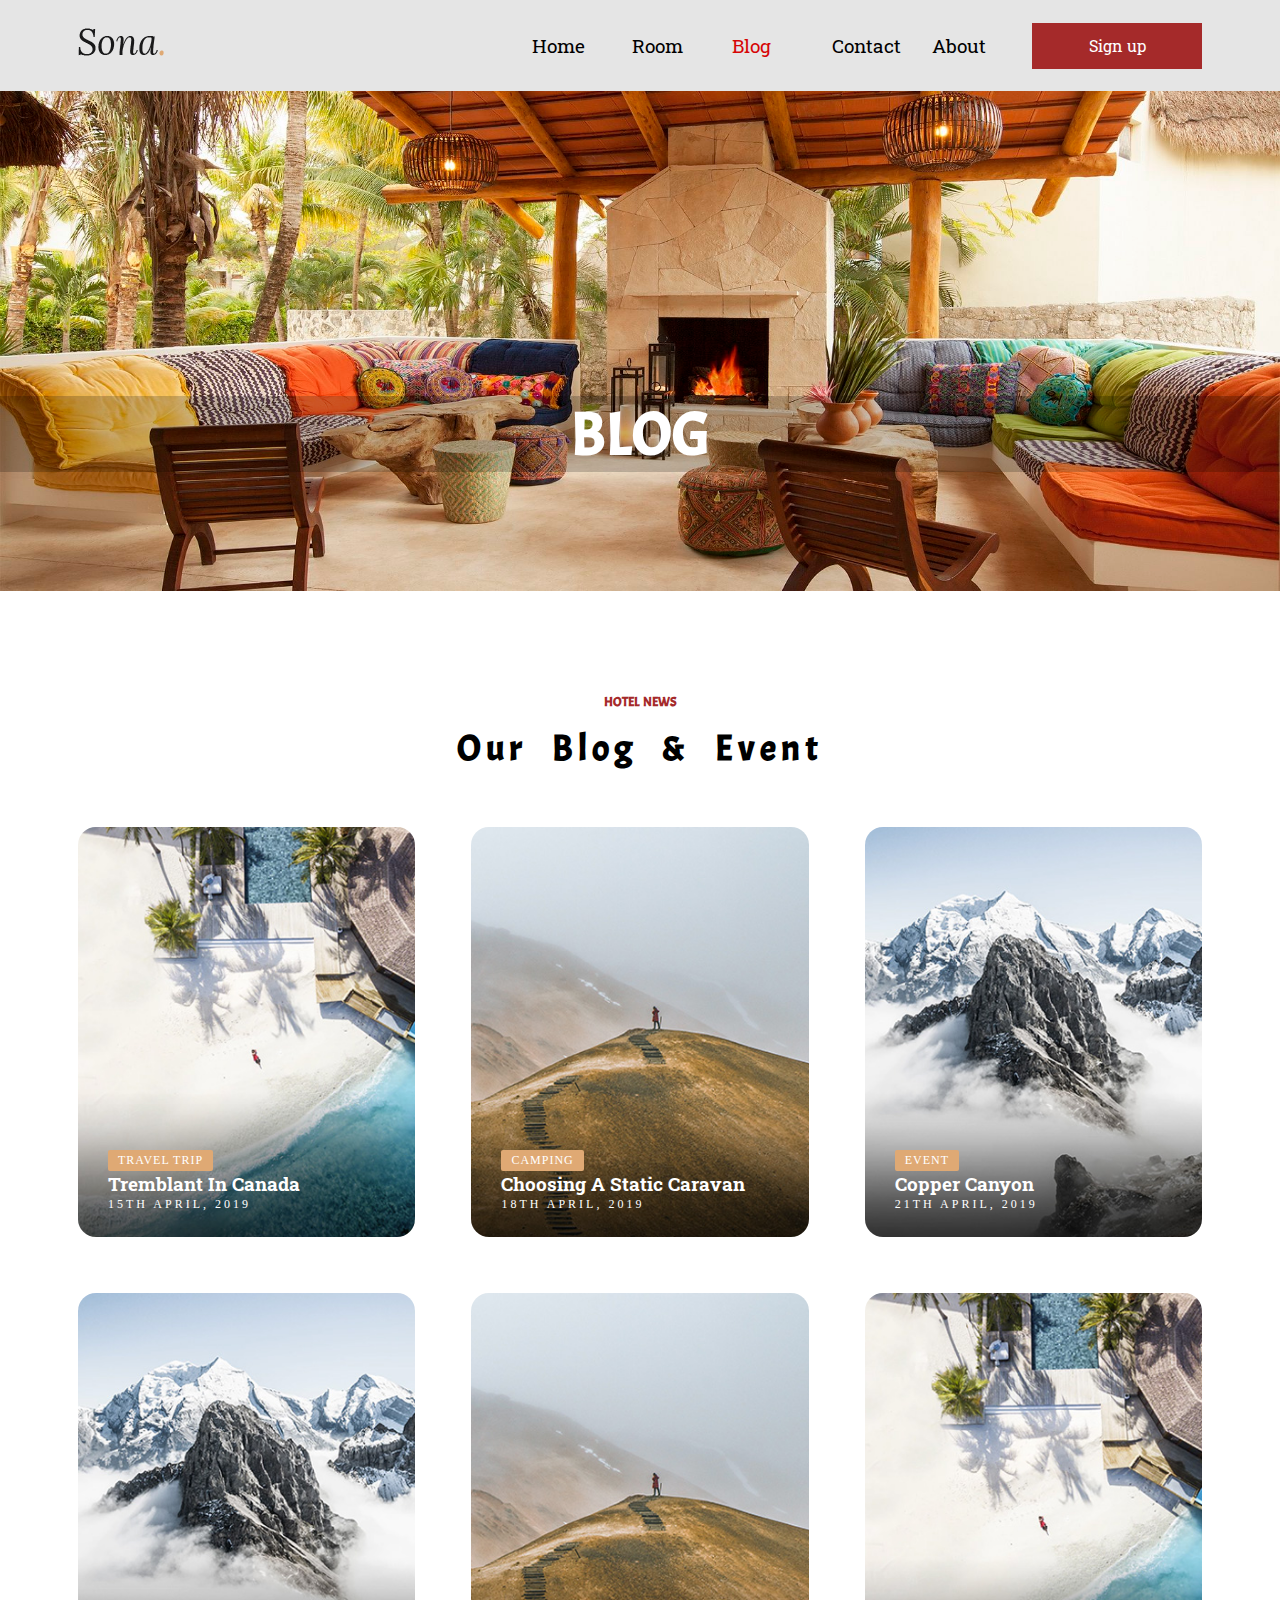
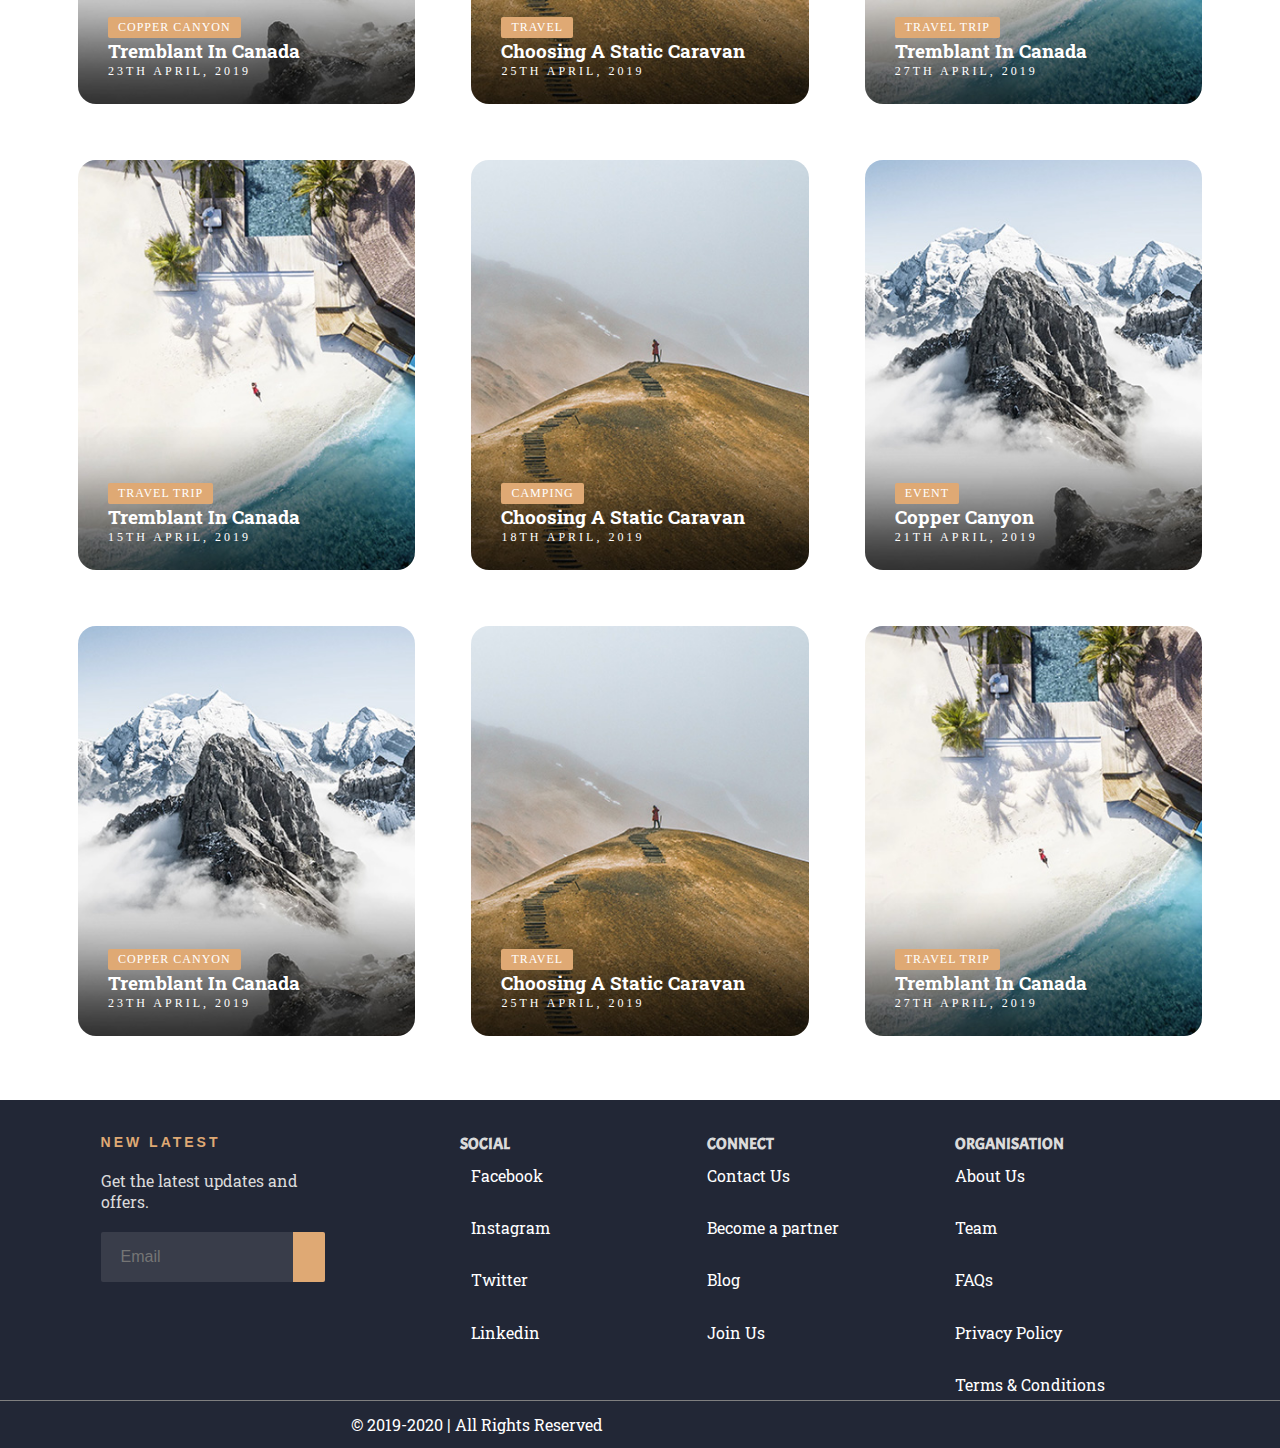
<file: blog.html>
<!DOCTYPE html>
<html>
<head>
	<title>Hotel-blog page</title>
	<link rel="stylesheet" href="css/style.css">
	<link href="https://fonts.googleapis.com/css?family=Acme|Roboto+Slab&display=swap" rel="stylesheet">
</head>
<body>

<div class="wrapper">
   <div class="header">
      <div class="logo">
	   <img src="images/logo.png">
	    </div>
		<ul id="navlist">
		  	<li ><button class="btn bnt">Sign up</button></li>
				<li><a href="about.html">About</a></li>
				<li ><a href="contact.html">Contact</a></li>
				<li ><a href="blog.html" class="active">Blog</a></li>
				<li ><a href="room.html">Room</a></li>
				<li ><a href="index.html">Home</a></li>
		  
		 </ul>
	</div>
</div>




<div class="banner">
 <img src="images/bg2.jpg">
 <div class="banner-text">
 <h1 class="banner-h1"> BLOG </h1>
 </div>
</div> 


<div class="wrapper6">
  <div class="wrapper6-main">
         <h5 class="heading-serv">HOTEL NEWS</h5>
      	 <h1 class="heading-serv2">Our Blog & Event</h1>
		      <div class="our-blog">
			     <img src="images/blog-1.jpg">
				 <div class="overlay2">
				     <span class="b-tag">Travel Trip</span>
                            <h3 class="c-tag"><a href="#">Tremblant In Canada</a></h3>
                            <div class="b-time"><i class="icon_clock_alt"></i> 15th April, 2019</div>
                  </div>
			  </div>  


		      <div class="our-blog marg4">
			     <img src="images/blog-2.jpg">
				 <div class="overlay2">
				     <span class="b-tag">CAMPING</span>
                            <h3><a href="#">Choosing A Static Caravan</a></h3>
                            <div class="b-time"><i class="icon_clock_alt"></i> 18th April, 2019</div>
                  </div>
			  </div>  

		      <div class="our-blog">
			     <img src="images/blog-3.jpg">
				 <div class="overlay2">
				     <span class="b-tag">EVENT</span>
                            <h3><a href="#">Copper Canyon</a></h3>
                            <div class="b-time"><i class="icon_clock_alt"></i> 21th April, 2019</div>
                  </div>
			  </div>  

		      <div class="our-blog">
			   <img src="images/blog-3.jpg">
				 <div class="overlay2">
				     <span class="b-tag">Copper Canyon</span>
                            <h3><a href="#">Tremblant In Canada</a></h3>
                            <div class="b-time"><i class="icon_clock_alt"></i> 23th April, 2019</div>
                  </div>
			  </div>  


		      <div class="our-blog marg4">
			     <img src="images/blog-2.jpg">
				 <div class="overlay2">
				     <span class="b-tag">Travel</span>
                            <h3><a href="#">Choosing A Static Caravan</a></h3>
                            <div class="b-time"><i class="icon_clock_alt"></i> 25th April, 2019</div>
                  </div>
			  </div>  


		      <div class="our-blog">
			     <img src="images/blog-1.jpg">
				 <div class="overlay2">
				     <span class="b-tag">Travel Trip</span>
                            <h3><a href="#">Tremblant In Canada</a></h3>
                            <div class="b-time"><i class="icon_clock_alt"></i> 27th April, 2019</div>
                  </div>
			  </div>  
			  
  <div class="our-blog">
			     <img src="images/blog-1.jpg">
				 <div class="overlay2">
				     <span class="b-tag">Travel Trip</span>
                            <h3 class="c-tag"><a href="#">Tremblant In Canada</a></h3>
                            <div class="b-time"><i class="icon_clock_alt"></i> 15th April, 2019</div>
                  </div>
			  </div>  


		      <div class="our-blog marg4">
			     <img src="images/blog-2.jpg">
				 <div class="overlay2">
				     <span class="b-tag">CAMPING</span>
                            <h3><a href="#">Choosing A Static Caravan</a></h3>
                            <div class="b-time"><i class="icon_clock_alt"></i> 18th April, 2019</div>
                  </div>
			  </div>  

		      <div class="our-blog">
			     <img src="images/blog-3.jpg">
				 <div class="overlay2">
				     <span class="b-tag">EVENT</span>
                            <h3><a href="#">Copper Canyon</a></h3>
                            <div class="b-time"><i class="icon_clock_alt"></i> 21th April, 2019</div>
                  </div>
			  </div>  

		      <div class="our-blog">
			   <img src="images/blog-3.jpg">
				 <div class="overlay2">
				     <span class="b-tag">Copper Canyon</span>
                            <h3><a href="#">Tremblant In Canada</a></h3>
                            <div class="b-time"><i class="icon_clock_alt"></i> 23th April, 2019</div>
                  </div>
			  </div>  


		      <div class="our-blog marg4">
			     <img src="images/blog-2.jpg">
				 <div class="overlay2">
				     <span class="b-tag">Travel</span>
                            <h3><a href="#">Choosing A Static Caravan</a></h3>
                            <div class="b-time"><i class="icon_clock_alt"></i> 25th April, 2019</div>
                  </div>
			  </div>  


		      <div class="our-blog">
			     <img src="images/blog-1.jpg">
				 <div class="overlay2">
				     <span class="b-tag">Travel Trip</span>
                            <h3><a href="#">Tremblant In Canada</a></h3>
                            <div class="b-time"><i class="icon_clock_alt"></i> 27th April, 2019</div>
                  </div>
			  </div>  	

		     	  
     </div>
	
</div>	 




	<!--------------------footer-------------->
<footer>
	<div class="footer-min">
		<div class="footer-one footer-pad">
			<h4 class="footer-h">ORGANISATION</h4>
			<p class="footer-p"><a href="#" class="link">About Us</a></p>
			<p class="footer-p"><a href="#" class="link">Team</a></p>
			<p class="footer-p"><a href="#" class="link">FAQs</a></p>
			<p class="footer-p"><a href="#" class="link">Privacy Policy</a></p>
			<p class="footer-p"><a href="#" class="link">Terms & Conditions</a></p>
		</div>

		<div class="footer-one footer-pad">
			<h4 class="footer-h">CONNECT</h4>
			<p class="footer-p"><a href="#" class="link">Contact Us</a></p>
			<p class="footer-p"><a href="#" class="link">Become a partner</a></p>
			<p class="footer-p"><a href="#" class="link">Blog</a></p>
			<p class="footer-p"><a href="#" class="link">Join Us</a></p>
		</div>

		<div class="footer-one footer-pad">
			<h4 class="footer-h">SOCIAL</h4>
			<p class="footer-p"><a href="https://www.facebook.com/" target="_blank" class="link"><i class="fab fa-facebook fa-2x fa-pad"></i>Facebook</a></p>
			<p class="footer-p"><a href="https://www.instagram.com/" target="_blank" class="link"><i class="fab fa-instagram fa-2x fa-pad"></i>Instagram</a></p>
			<p class="footer-p"><a href="https://twitter.com/" target="_blank" class="link"><i class="fab fa-twitter-square fa-2x fa-pad"></i>Twitter</a></p>
			<p class="footer-p"><a href="https://in.linkedin.com/" target="_blank" class="link"><i class="fab fa-linkedin fa-2x fa-pad"></i>Linkedin</a></p>
		</div>


		
		 <div class="footer-one footer-pad footer-hr">
              <h6>New latest</h6>
               <p>Get the latest updates and offers.</p>
                 <form action="#" class="fn-form">
                   <input type="text" placeholder="Email">
                     <button class="bnt" input type="submit"><i class="fa fa-send"></i></button>
                       </form>
          </div>
		
   </div>	

	<div class="copyright">
		<p>&copy; 2019-2020 | All Rights Reserved</p>
	</div>
</footer>





</body>
</html>
</file>
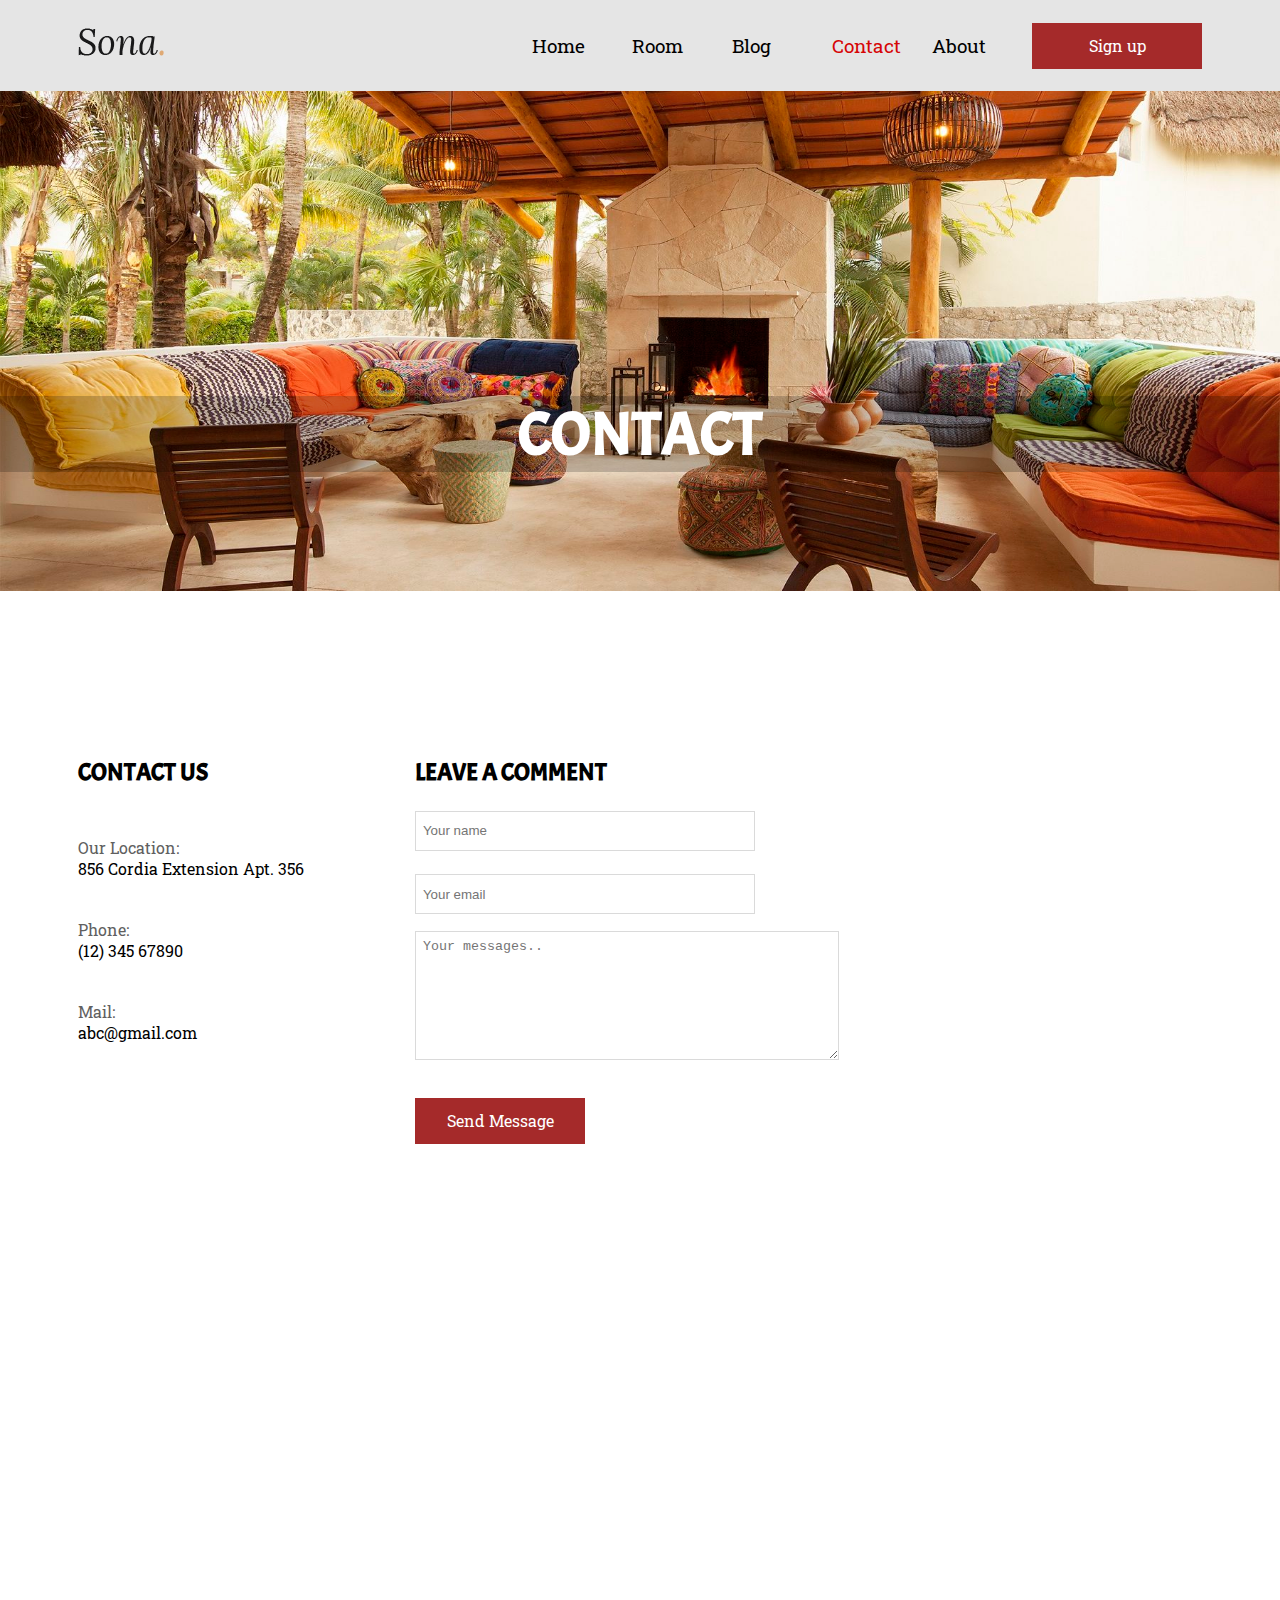
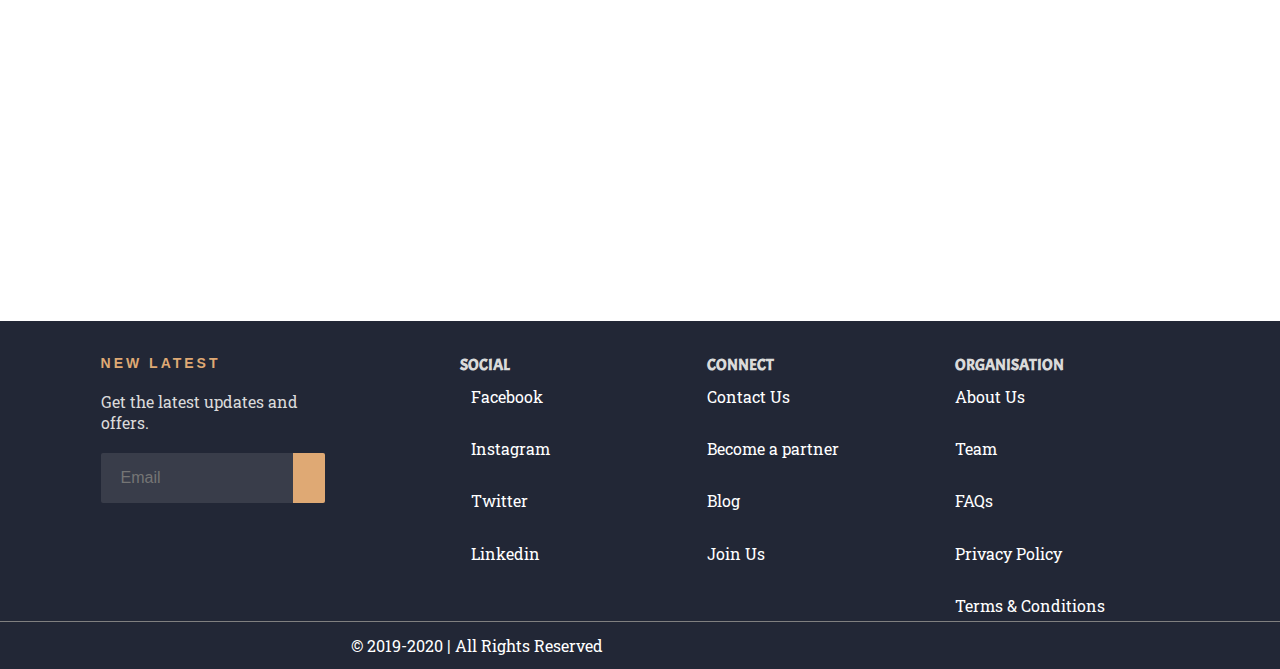
<file: contact.html>
<!DOCTYPE html>
<html>
<head>
	<title>Hotel+contact page</title>
	<link rel="stylesheet" href="css/style.css">
	<link href="https://fonts.googleapis.com/css?family=Acme|Roboto+Slab&display=swap" rel="stylesheet">
</head>
<body>

<div class="wrapper">
   <div class="header">
      <div class="logo">
	   <img src="images/logo.png">
	    </div>
		<ul id="navlist">
		  	<li ><button class="btn bnt">Sign up</button></li>
				<li ><a href="about.html">About</a></li>
				<li ><a href="contact.html" class="active">Contact</a></li>
				<li ><a href="blog.html">Blog</a></li>
				<li ><a href="room.html">Room</a></li>
				<li ><a href="index.html">Home</a></li>
		  
		 </ul>
	</div>
</div>




<div class="banner">
 <img src="images/bg2.jpg">
 <div class="banner-text">
 <h1 class="banner-h1"> CONTACT </h1>
 </div>
</div> 



<div class="wrapper-contact">
	<div class="wrapper-contact-min">
		<div class="contact-us">
			<h2 class="contact-h">CONTACT US</h2>

			<div class="contact-info">
				<p class="our color-p">Our Location:<br><span class="sp">	856 Cordia Extension Apt. 356</span></p>
				<p class="our color-p">Phone:<br><span class="sp">(12) 345 67890</span></p>
				<p class="color-p">Mail:<br><span class="sp">abc@gmail.com</span></p>
			</div>
		</div>
		<div class="contact-form">
			<h2>LEAVE A COMMENT</h2>
			<form>
				<input type="text" placeholder="Your name" class="size comment">

				<input type="email" placeholder="Your email" class="size">
			</form>

			<textarea rows="8" cols="50" placeholder="Your messages.."></textarea>

			<button class="btn2">Send Message</button>	
	</div>
</div>
		
				   
<iframe src="https://www.google.com/maps/embed?pb=!1m18!1m12!1m3!1d28047.839989885437!2d77.29858838440103!3d28.510249487557562!2m3!1f0!2f0!3f0!3m2!1i1024!2i768!4f13.1!3m3!1m2!1s0x390ce65f77cae949%3A0x7c768dbb3f78e57!2sBadarpur%2C%20New%20Delhi%2C%20Delhi!5e0!3m2!1sen!2sin!4v1587296181366!5m2!1sen!2sin" width="100%" height="600" frameborder="0" style="border:0; margin-bottom:5%;  " allowfullscreen="" aria-hidden="false" tabindex="0"></iframe>				   
				   
				   
				   
				   
				   
		
	<!--------------------footer-------------->
<footer>
	<div class="footer-min">
		<div class="footer-one footer-pad">
			<h4 class="footer-h">ORGANISATION</h4>
			<p class="footer-p"><a href="#" class="link">About Us</a></p>
			<p class="footer-p"><a href="#" class="link">Team</a></p>
			<p class="footer-p"><a href="#" class="link">FAQs</a></p>
			<p class="footer-p"><a href="#" class="link">Privacy Policy</a></p>
			<p class="footer-p"><a href="#" class="link">Terms & Conditions</a></p>
		</div>

		<div class="footer-one footer-pad">
			<h4 class="footer-h">CONNECT</h4>
			<p class="footer-p"><a href="#" class="link">Contact Us</a></p>
			<p class="footer-p"><a href="#" class="link">Become a partner</a></p>
			<p class="footer-p"><a href="#" class="link">Blog</a></p>
			<p class="footer-p"><a href="#" class="link">Join Us</a></p>
		</div>

		<div class="footer-one footer-pad">
			<h4 class="footer-h">SOCIAL</h4>
			<p class="footer-p"><a href="https://www.facebook.com/" target="_blank" class="link"><i class="fab fa-facebook fa-2x fa-pad"></i>Facebook</a></p>
			<p class="footer-p"><a href="https://www.instagram.com/" target="_blank" class="link"><i class="fab fa-instagram fa-2x fa-pad"></i>Instagram</a></p>
			<p class="footer-p"><a href="https://twitter.com/" target="_blank" class="link"><i class="fab fa-twitter-square fa-2x fa-pad"></i>Twitter</a></p>
			<p class="footer-p"><a href="https://in.linkedin.com/" target="_blank" class="link"><i class="fab fa-linkedin fa-2x fa-pad"></i>Linkedin</a></p>
		</div>


		
		 <div class="footer-one footer-pad footer-hr">
              <h6>New latest</h6>
               <p>Get the latest updates and offers.</p>
                 <form action="#" class="fn-form">
                   <input type="text" placeholder="Email">
                     <button class="bnt" input type="submit"><i class="fa fa-send"></i></button>
                       </form>
          </div>
		
   </div>	

	<div class="copyright">
		<p>&copy; 2019-2020 | All Rights Reserved</p>
	</div>
</footer>








</body>
</html>
</file>
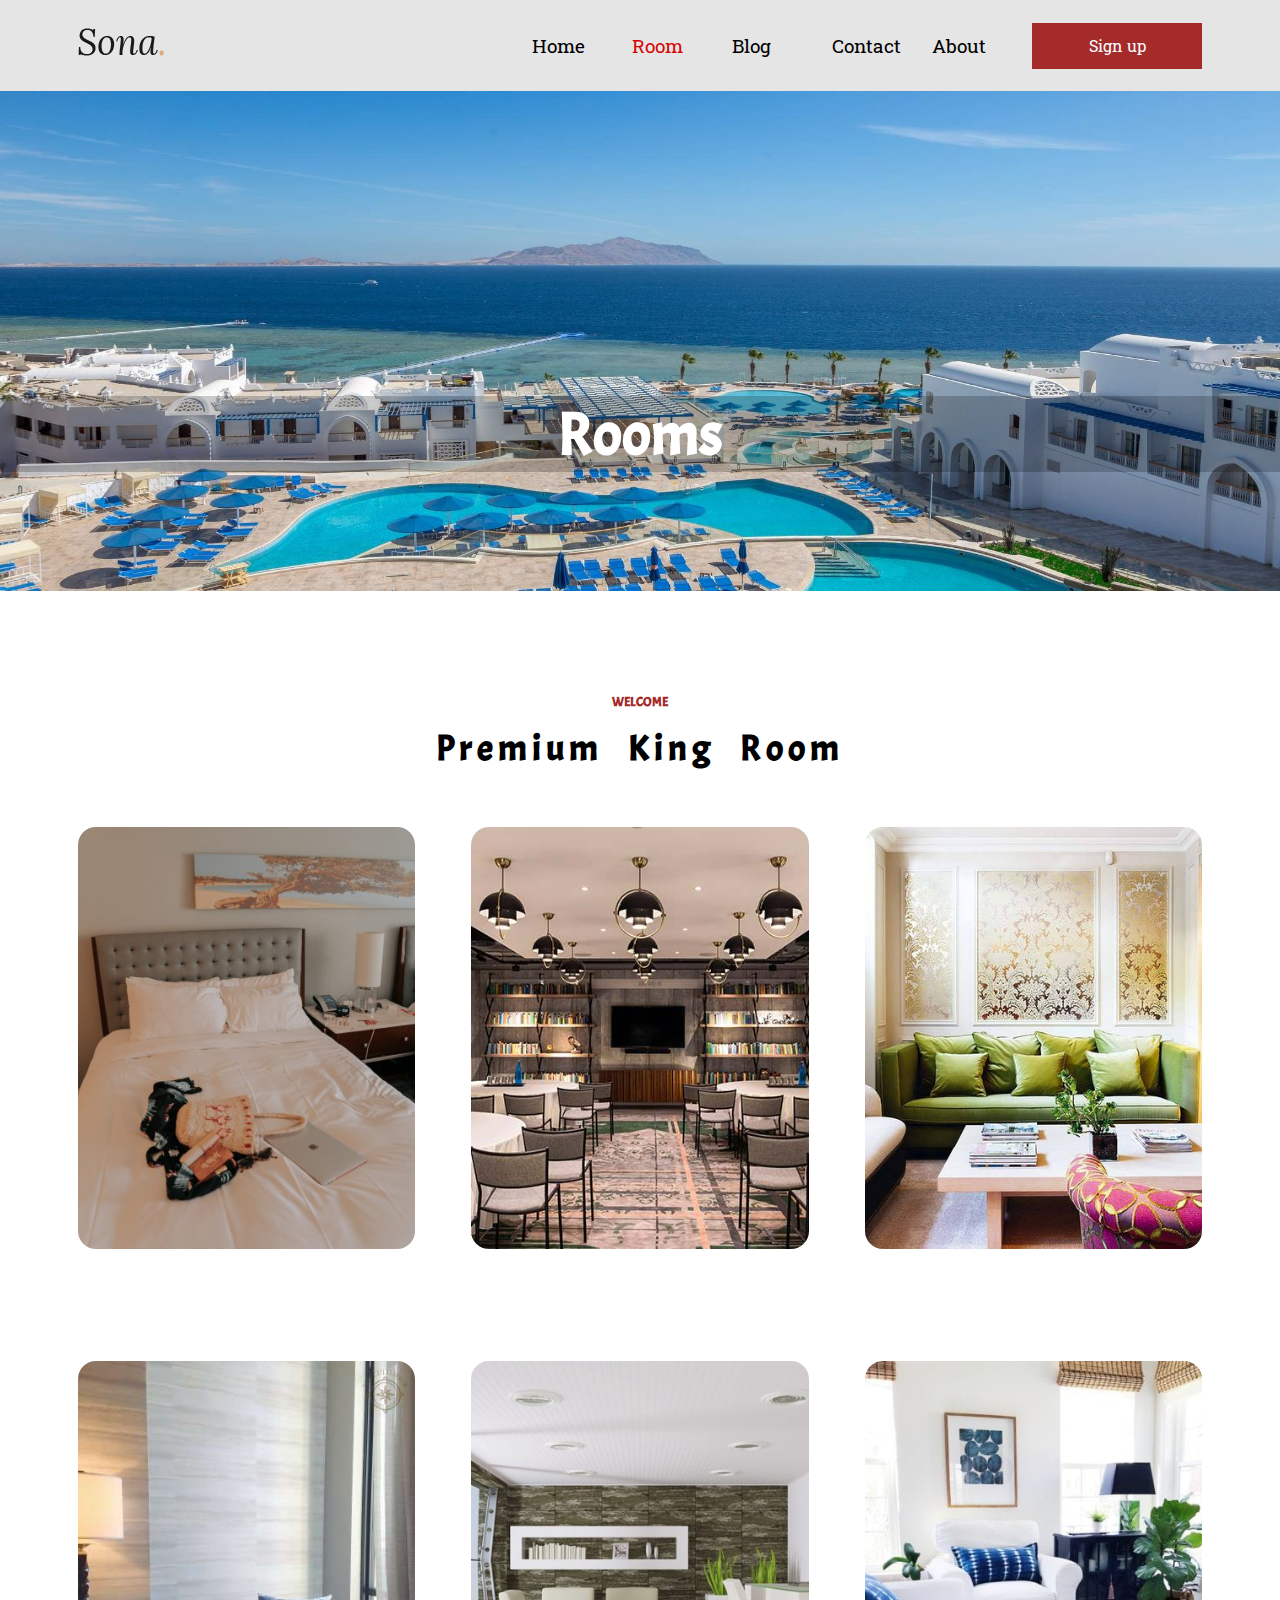
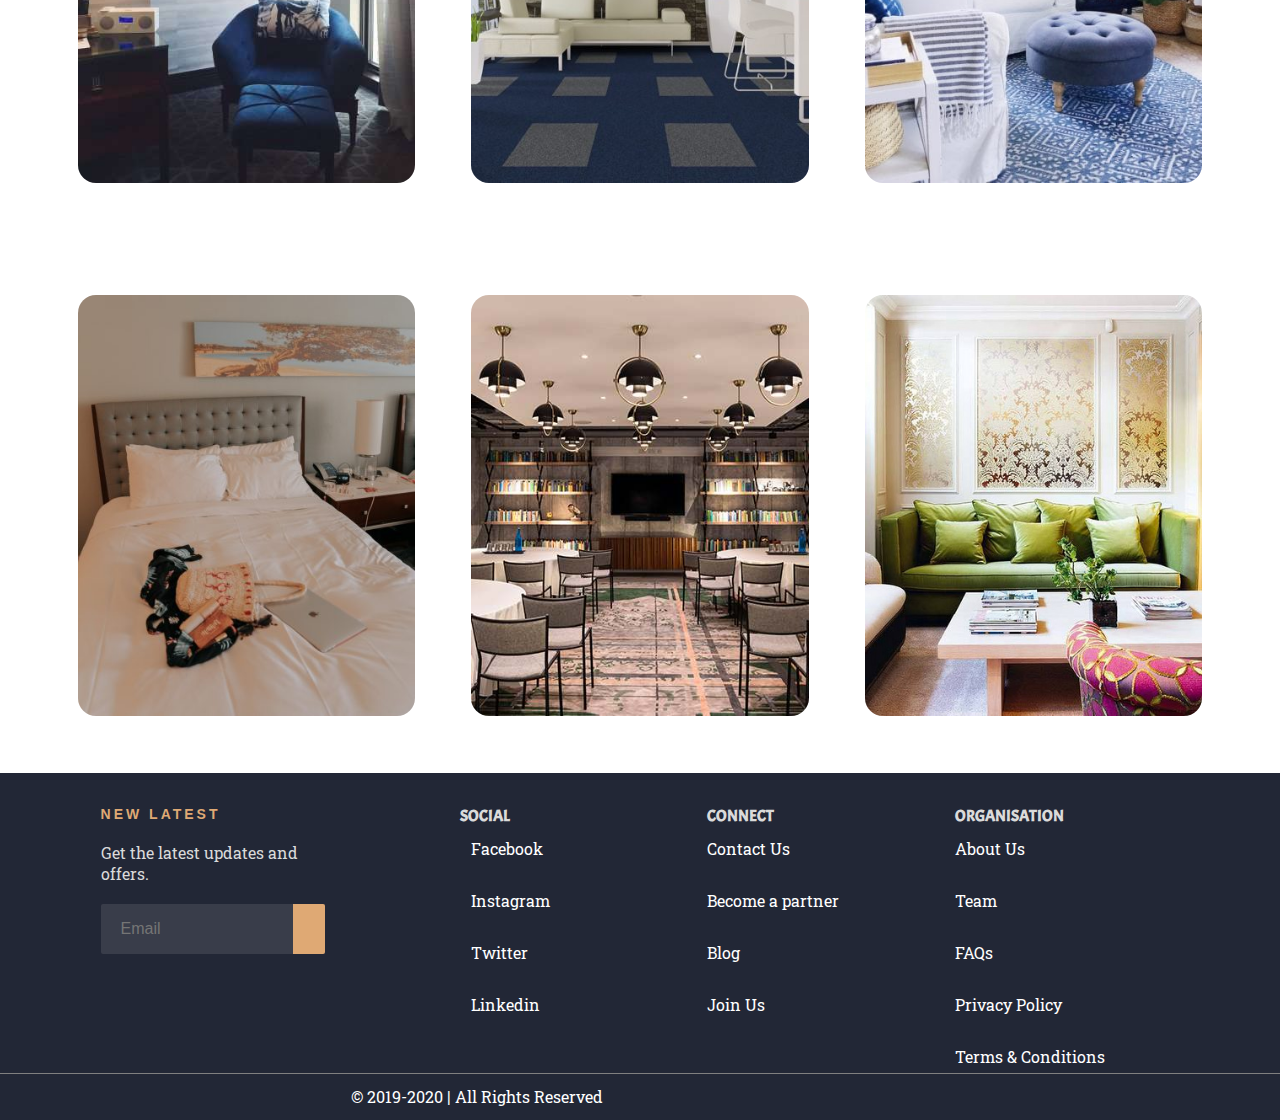
<file: room.html>
<!DOCTYPE html>
<html>
<head>
	<title>Hotel
	-room page</title>
	<link rel="stylesheet" href="css/style.css">
	<link href="https://fonts.googleapis.com/css?family=Acme|Roboto+Slab&display=swap" rel="stylesheet">
</head>
<body>

<div class="wrapper">
   <div class="header">
      <div class="logo">
	   <img src="images/logo.png">
	    </div>
		<ul id="navlist">
		  	<li ><button class="btn bnt">Sign up</button></li>
				<li><a href="about.html">About</a></li>
				<li ><a href="contact.html">Contact</a></li>
				<li ><a href="blog.html">Blog</a></li>
				<li ><a href="room.html" class="active">Room</a></li>
				<li ><a href="index.html">Home</a></li>
		  
		 </ul>
	</div>
</div>




<div class="banner">
 <img src="images/bg1.jpg">
 <div class="banner-text">
 <h1 class="banner-h1"> Rooms </h1>
 </div>
</div> 


<div class="wrapper-five">
	<div class="wrapper-five-min">
			<h5 class="heading-serv">WELCOME</h5>
			<h1 class="heading-serv2">Premium King Room</h1>
		<div class="four-part marg1">
			<img src="images/z1.jpg">
		</div>

		<div class="four-part marg1">
			<img src="images/z2.jpg">
		</div>

		<div class="four-part">
			<img src="images/z3.jpg">
		</div>

		<div class="four-part marg1">
			<img src="images/z7.jpg">
		</div>

		<div class="four-part marg1">
			<img src="images/z8.jpg">
		</div>

		<div class="four-part">
			<img src="images/z11.jpg">
		</div>

		<div class="four-part marg1">
			<img src="images/z1.jpg">
		</div>

		<div class="four-part marg1">
			<img src="images/z2.jpg">
		</div>

		<div class="four-part">
			<img src="images/z3.jpg">


	</div>
</div> 





	<!--------------------footer-------------->
<footer>
	<div class="footer-min">
		<div class="footer-one footer-pad">
			<h4 class="footer-h">ORGANISATION</h4>
			<p class="footer-p"><a href="#" class="link">About Us</a></p>
			<p class="footer-p"><a href="#" class="link">Team</a></p>
			<p class="footer-p"><a href="#" class="link">FAQs</a></p>
			<p class="footer-p"><a href="#" class="link">Privacy Policy</a></p>
			<p class="footer-p"><a href="#" class="link">Terms & Conditions</a></p>
		</div>

		<div class="footer-one footer-pad">
			<h4 class="footer-h">CONNECT</h4>
			<p class="footer-p"><a href="#" class="link">Contact Us</a></p>
			<p class="footer-p"><a href="#" class="link">Become a partner</a></p>
			<p class="footer-p"><a href="#" class="link">Blog</a></p>
			<p class="footer-p"><a href="#" class="link">Join Us</a></p>
		</div>

		<div class="footer-one footer-pad">
			<h4 class="footer-h">SOCIAL</h4>
			<p class="footer-p"><a href="https://www.facebook.com/" target="_blank" class="link"><i class="fab fa-facebook fa-2x fa-pad"></i>Facebook</a></p>
			<p class="footer-p"><a href="https://www.instagram.com/" target="_blank" class="link"><i class="fab fa-instagram fa-2x fa-pad"></i>Instagram</a></p>
			<p class="footer-p"><a href="https://twitter.com/" target="_blank" class="link"><i class="fab fa-twitter-square fa-2x fa-pad"></i>Twitter</a></p>
			<p class="footer-p"><a href="https://in.linkedin.com/" target="_blank" class="link"><i class="fab fa-linkedin fa-2x fa-pad"></i>Linkedin</a></p>
		</div>


		
		 <div class="footer-one footer-pad footer-hr">
              <h6>New latest</h6>
               <p>Get the latest updates and offers.</p>
                 <form action="#" class="fn-form">
                   <input type="text" placeholder="Email">
                     <button class="bnt" input type="submit"><i class="fa fa-send"></i></button>
                       </form>
          </div>
		
   </div>	

	<div class="copyright">
		<p>&copy; 2019-2020 | All Rights Reserved</p>
	</div>
</footer>













</body>
</html>
</file>
<file: css/style.css>
*{margin: 0px; border: 0px; padding: 0px; box-sizing: border-box;}

img{vertical-align: middle; max-width: 100%;}
h1,h2,h3,h4,h5,h6{font-family: 'Acme', sans-serif;}
p,a,button{font-family: 'Roboto Slab', serif;}
/*----------------------------CSS Begins--------------------------------*/

.wrapper{width:100%; height:auto; 
      background: #e5e5e5;  float:left; 
      padding-top:1%; padding-bottom:1%;
}

.header{max-width:1124px; width:100%;
        margin:auto;	
}

.logo{float:left; padding-top:15px;
	
}

#navlist li{list-style-type:none;
	float:right;
}

#navlist a{text-decoration:none;
           width: 100px;
			height: 65px;
			 line-height:65px;
			 color:black;
			 float:right;
              font-size:19px;	
              transition: all 500ms;			  
}
#navlist .active{color: #D60606;
				}
.bnt{margin-top:10px;
}





.wrapper2{width:100%; height:auto; overflow:hidden; float:left;
	
}

.wrapper2 figure{width:500%; position:relative;
	                left:0%; top:0%; animation: slide 17s infinite;
					
}

.wrapper2 figure img{width:20%; float:left;
}

@keyframes slide{
	0%{left: 0%;}
	11.3%{left: 0%;}
	25.6%{left: -100%;}
	39.9%{left: -100%;}
	55.2%{left: -200%;}
	68.5%{left: -200%;}
	82.8%{left: -300%;}
	90%{left: -300%;}
	100%{left: -400%;}
}



.wrapper3{width:100%; height:auto;
           float:left;padding-top:7%;padding-bottom:7%;margin-bottom:5%;
	
}
.wrapper3-main{max-width:1124px; width:100%; margin:auto;
}

.about-us{width:50%;float:left;
           text-align:center; padding: 0 35px;
}
.about-us .about-head{font-size: 16px;
	                   font-weight: 400;
	                     color: brown;
}
.about-head2{margin-bottom:10px;
             margin-top:10px;
	
}
.about-us p {
	
	color: #595960;
	font-weight: 500;
}
.about-us p.f-para {
	margin-bottom: 10px; 
	word-spacing:5px;
	line-height:30px;
}
.about-us p.s-para {
	           margin-bottom: 35px;
	            word-spacing:5px;
				line-height:30px;
	
}


.about-us-pic{width:50%;float:left; 
               
}
.about-us-pic .marg{margin-left:55px;
}

.btn{width:170px;
		height: 46px;
		background:brown;
		color: white;
		text-align: center;
		font-size: 16px;
	
		}



.wrapper4{width:100%; height:auto; padding-top:8%;
       float:left;border-top: 1px solid #e5e5e5; 
}
.wrapper4-main{max-width:1024px; width:100%; 
                 height:auto;  margin:auto;
	
}
.heading-serv{ text-align: center;
	              word-spacing: 1px; color:brown;
}
.heading-serv2{font-size: 36px; margin-top:15px; 
	           text-align: center; letter-spacing:5px;
	              word-spacing: 1px; word-spacing:14px;
} 

.service-item{width:25%; height:auto;  text-align:center;
          float:left; margin-top:10%;padding: 35px 36px 35px;
}
.marg3{margin-left:10%;
        margin-right:10%;
}
.service-item .marg3{margin-left:20%;
        margin-right:30%;
}
.service-item:hover {
	background: #dfa974;
}

.service-item:hover .travel-head {
	color:#ffffff;   text-shadow:3px 3px black;
}
.service-item:hover .travel-head-main{
	color: #ffffff;  
}



.travel-head{font-size:20px; color: #19191a;
               margin-bottom: 15px;
	             margin-top: 10px;
			   transition: all 0.3s;
}
.travel-head-main{ color: #707079;
                    transition: all 0.3s;
}



.wrapper5{width:100%; height:auto;
           float:left; margin-top:10%;
}
.wrapper5-main{max-width:1024px; width:100%;
                height:auto; margin:auto;
}
.room-section{width:50%; height:auto;    
                 float:left; position: relative; 
				 margin-top: 5%; overflow: hidden;
				 margin-bottom:5%;
}

 
.overlay {position: absolute;
  			left: 0px; 
	        bottom: -220px;
  			overflow: hidden;
  			width: 84%; 
  			text-align: center;
  			transition: 1s all;
  			}

.room-section:hover .overlay{bottom: 30%;}


.overlay h3{color: #ffffff;
	margin-bottom: 15px; font-size:25px;
}

.overlay h2{ font-size:50px;
	color: red;
	font-weight: 700;
	margin-bottom: 50px;
	
}

.overlay h2{font-family: "Cabin", sans-serif;
	font-size: 36px;
	font-weight: 400;
	color: #ffffff;
}


.overlay h2 span{font-family: "Cabin", sans-serif;
	         font-size: 16px;
	          font-weight: 400;
	            color: red;
}







.wrapper6{width:100%; height:auto;
           float:left;   margin-bottom:5%;
}

.wrapper6-main{max-width:1124px; width:100%; 
                 height:auto;  margin:auto;
	
}

.our-blog{width:30%; float:left;
           position: relative; margin-top:5%;
	
}
.our-blog img{border-radius:18px;
}
.marg4{margin-left:5%;
         margin-right:5%;
}

.overlay2{	position: absolute;
	left: 0;
	bottom: 25px;
	width: 100%;
	padding-left: 30px;
	padding-right: 30px;
}
	
.overlay2 .b-tag{display: inline-block;
	color: #ffffff;
	font-size: 12px;
	text-transform: uppercase;
	letter-spacing: 1px;
	background: #dfa974;
	padding: 3px 10px;
	border-radius: 2px; 
	       
}

.overlay2 a{color:#ffffff; text-decoration:none
}

.overlay2 .b-time{
	              font-size: 12px;
                	color: #ffffff;
              	      text-transform: uppercase;
	                   letter-spacing: 3px;
}


				




/*------------footer---------*/
footer{width: 100%;
		height: auto;
	float:left;  background-color: #222736;
		}

.footer-min{max-width: 1124px;
			width: 100%;
			height: 300px;
			margin: auto; }


.footer-one{width:20%;
			float:right;
			padding-top: 3%;}

.footer-pad{margin-right: 2%;}

.footer-hr{margin-right:12%;
}
.footer-h{padding-bottom: 5%;
			color: #dadada;
			word-spacing: 7px;}

.footer-p{padding-bottom: 5%;
			}

.footer-one h6{font-size: 14px;
	color: #dfa974;
	text-transform: uppercase;
	font-weight: 700;
	letter-spacing: 3px;
	font-family: "Cabin", sans-serif;
	margin-bottom: 20px;
}

.footer-one p{	color:#dadada;
          	      margin-bottom: 20px;
}
.footer-one input{width: 100%;
	height: 50px;
	border-radius: 2px;
	background: #393D4A;
	border: none;
	padding-left: 20px;
	font-size: 16px;
	color:white;
}
.footer-min .footer-one .fn-form{position:relative;
}
.footer-min .footer-one .bnt {
	position: absolute;
	right: 0;
	bottom:0;
	font-size: 16px;
	background: #dfa974;
	color: red;
	padding: 0 16px;
	height: 50px;
	border: none;
	border-radius: 0 2px 2px 0;

}








.link{text-decoration: none;
		color: white;
		}

.fa-pad{padding-right: 5%;
		}

.copyright{padding-top: 1%;
	padding-bottom: 1%;
			border-top: 1px solid grey;
			text-align: center;
			color: white;}				









banner{width:100%; height:auto;position:relative; 
           
}
.banner img{ width:100%; height:500px; margin-bottom:8%;      
}
.banner-h1{color:white;font-size:60px; 
}
.banner-text{position:absolute; text-align:center; width:100%;
               top:44%; 
             background-color: rgba(0, 0, 0, 0.2);  
}







.wrapper-five{width: 100%;
				height: auto;
				float: left;
				
				}

.wrapper-five-min{max-width: 1124px;
					width: 100%;
					height: auto;
					margin: auto;}


.four-part{width: 30%;
				height: auto;
				float: left;
				position: relative;
				margin-top: 5%;
				overflow: hidden;
				border-radius:18px;
				margin-bottom:5%;
				}


.four-part img{transition: transform 1.4s; transform-origin: 100%  100%;}

.four-part:hover img{transform: scale(1.3);
						transform-origin: 100%  100%;}

.marg1{margin-right: 5%;}





.wrapper-contact{width: 100%;
			height: auto;
			float: left;
			}


.wrapper-contact-min{max-width: 1124px;
				width: 100%;
				height: 560px;
				margin: auto;
				padding-top: 5%;}

.contact-us{width:30%;
			height: auto;
			float: left;}





.contact-info{width: 80%;
padding-top: 50px;}

.our{padding-bottom: 40px;
		}
.color-p{color: #606060;}

.sp{color: black;}


.contact-form{width: 30%;
				float: left;
				position: relative;}


.size{width: 340px;
	height: 40px;
	padding-left: 2%;
	border:1px solid #dadada;
	margin-top: 7%;
		}

.comment{
		margin-right: 5%;}


textarea{margin-top: 5%;
		border:1px solid #dadada;
		padding-left: 2%;
		padding-top: 2%;
		}


.btn2{width:170px;
		height: 46px;
		background:brown;
		color: white;
		text-align: center;
		font-size: 16px;
		position: absolute;
		bottom: -80px;
		left: 0px;
		}
</file>
